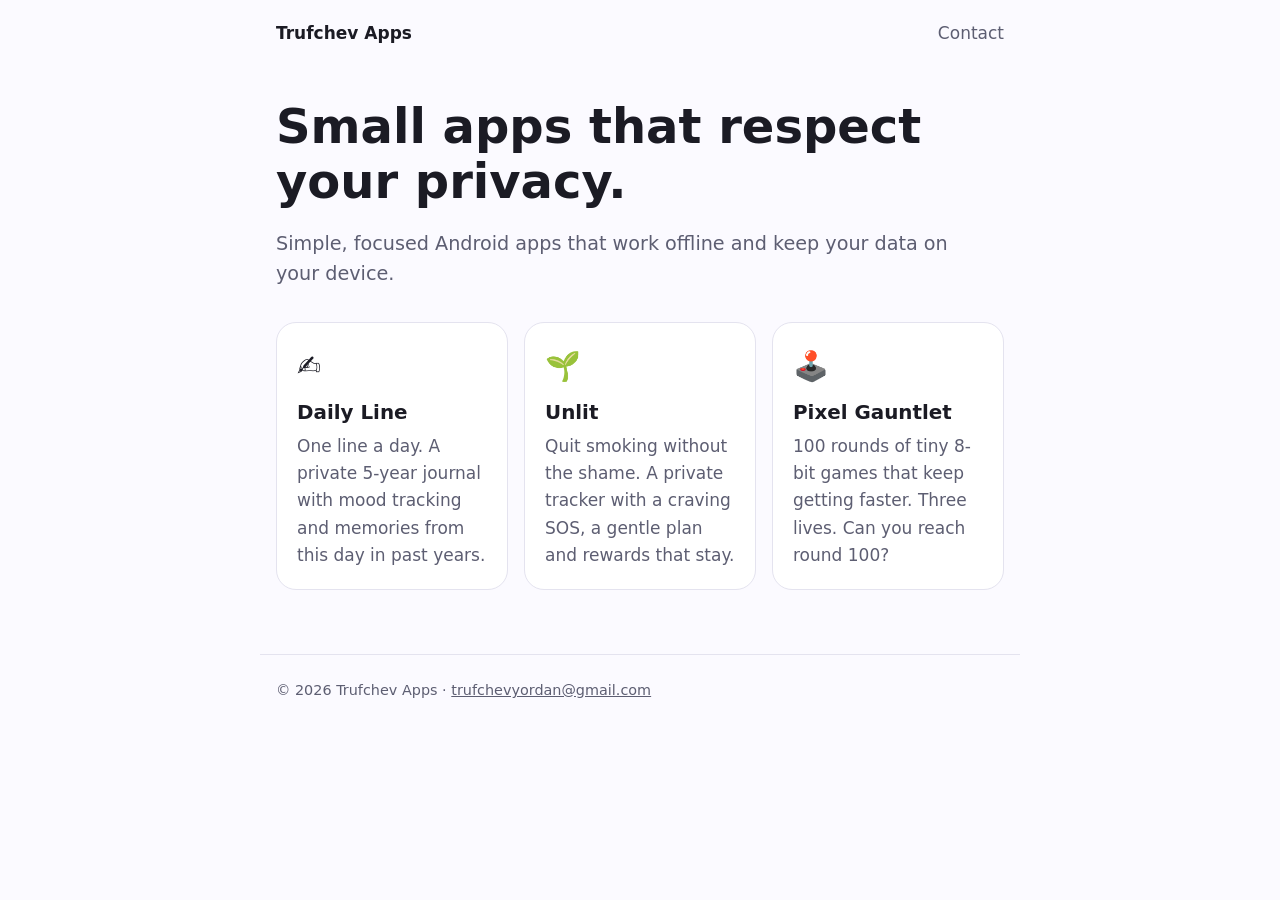
<file: index.html>
<!doctype html>
<html lang="en">
<head>
  <meta charset="utf-8">
  <meta name="viewport" content="width=device-width, initial-scale=1">
  <title>Trufchev Apps</title>
  <meta name="description" content="Small, private, offline-first Android apps.">
  <link rel="stylesheet" href="style.css">
</head>
<body>
  <header>
    <a href="./">Trufchev Apps</a>
    <nav><a href="mailto:trufchevyordan@gmail.com">Contact</a></nav>
  </header>
  <main>
    <h1>Small apps that respect your privacy.</h1>
    <p class="lead">Simple, focused Android apps that work offline and keep your data on your device.</p>

    <div class="cards">
      <a class="card" href="dailyline/">
        <div class="emoji">✍️</div>
        <h3>Daily Line</h3>
        <p>One line a day. A private 5-year journal with mood tracking and memories from this day in past years.</p>
      </a>
      <a class="card" href="unlit/">
        <div class="emoji">🌱</div>
        <h3>Unlit</h3>
        <p>Quit smoking without the shame. A private tracker with a craving SOS, a gentle plan and rewards that stay.</p>
      </a>
      <a class="card" href="pixelgauntlet/">
        <div class="emoji">🕹️</div>
        <h3>Pixel Gauntlet</h3>
        <p>100 rounds of tiny 8-bit games that keep getting faster. Three lives. Can you reach round 100?</p>
      </a>
    </div>
  </main>
  <footer>
    © 2026 Trufchev Apps · <a href="mailto:trufchevyordan@gmail.com">trufchevyordan@gmail.com</a>
  </footer>
</body>
</html>
</file>
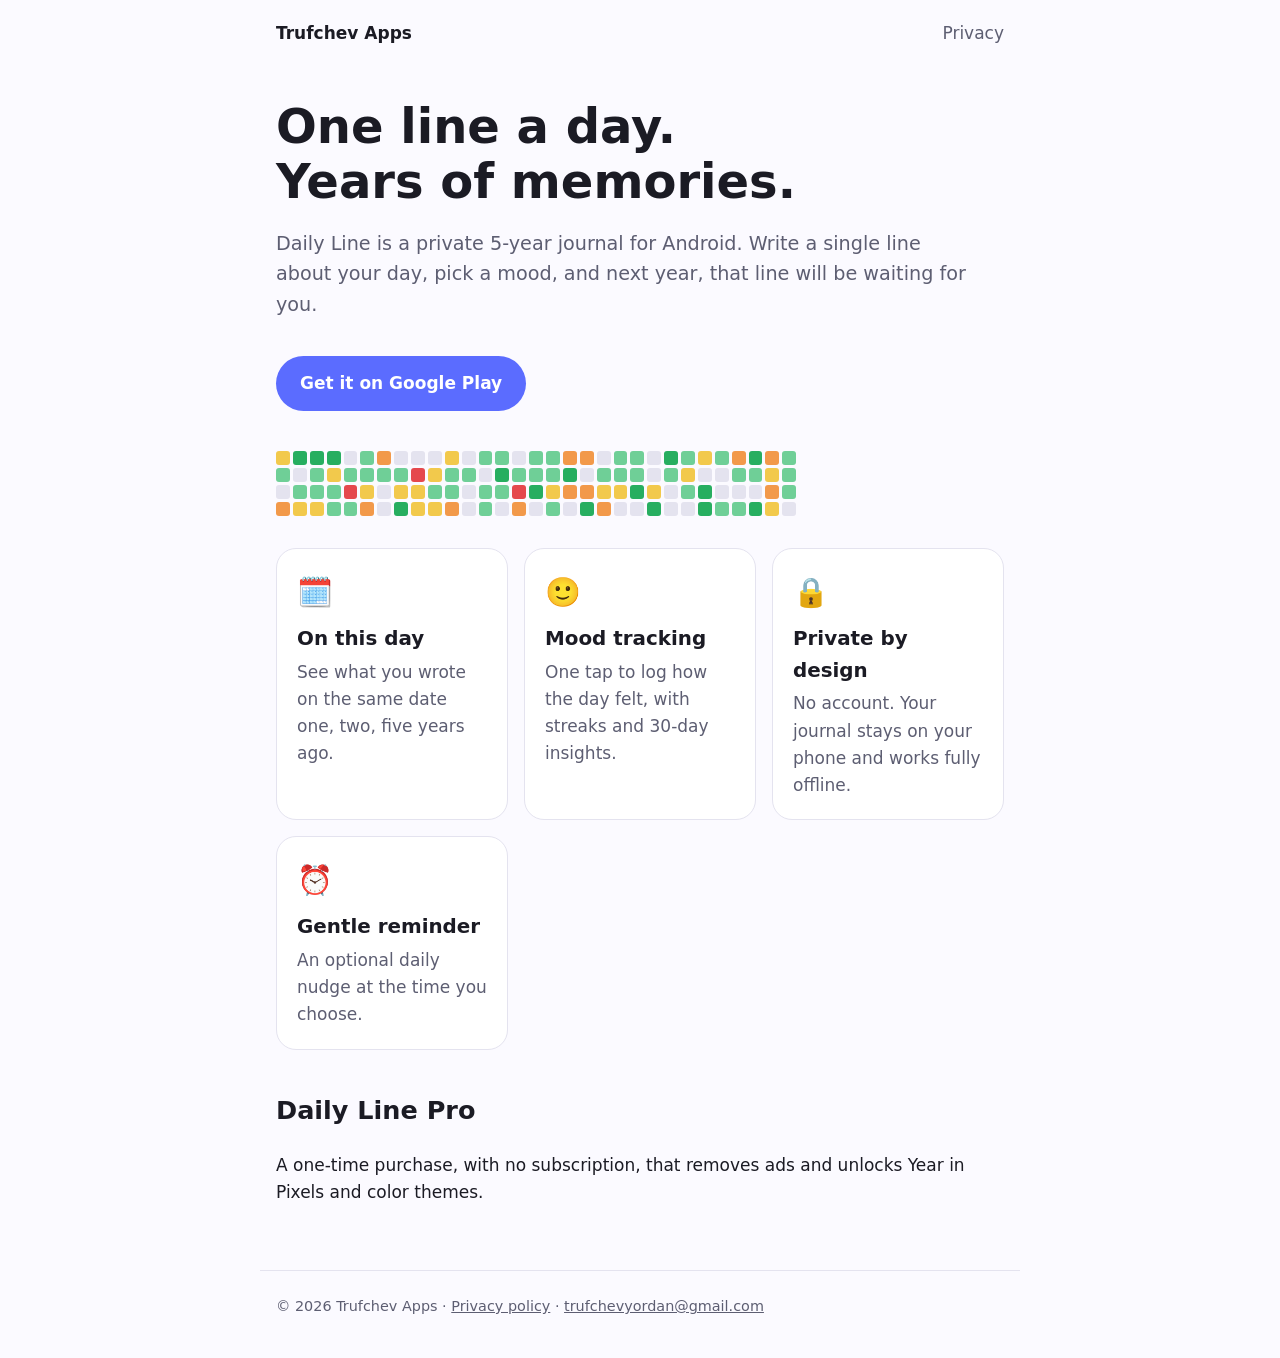
<file: dailyline/index.html>
<!doctype html>
<html lang="en">
<head>
  <meta charset="utf-8">
  <meta name="viewport" content="width=device-width, initial-scale=1">
  <title>Daily Line — One line a day journal</title>
  <meta name="description" content="Daily Line is a private one-line-a-day journal for Android. Write one line, track your mood, and see what you wrote on this day in past years. Works offline.">
  <link rel="stylesheet" href="../style.css">
</head>
<body>
  <header>
    <a href="../">Trufchev Apps</a>
    <nav><a href="privacy.html">Privacy</a></nav>
  </header>
  <main>
    <h1>One line a day.<br>Years of memories.</h1>
    <p class="lead">Daily Line is a private 5-year journal for Android. Write a single line about your day, pick a mood, and next year, that line will be waiting for you.</p>
    <a class="button" href="https://play.google.com/store/apps/details?id=com.trufchev.dailyline">Get it on Google Play</a>

    <div class="pixels" id="pixels" aria-hidden="true"></div>

    <div class="cards">
      <div class="card">
        <div class="emoji">🗓️</div>
        <h3>On this day</h3>
        <p>See what you wrote on the same date one, two, five years ago.</p>
      </div>
      <div class="card">
        <div class="emoji">🙂</div>
        <h3>Mood tracking</h3>
        <p>One tap to log how the day felt, with streaks and 30-day insights.</p>
      </div>
      <div class="card">
        <div class="emoji">🔒</div>
        <h3>Private by design</h3>
        <p>No account. Your journal stays on your phone and works fully offline.</p>
      </div>
      <div class="card">
        <div class="emoji">⏰</div>
        <h3>Gentle reminder</h3>
        <p>An optional daily nudge at the time you choose.</p>
      </div>
    </div>

    <h2>Daily Line Pro</h2>
    <p>A one-time purchase, with no subscription, that removes ads and unlocks Year in Pixels and color themes.</p>
  </main>
  <footer>
    © 2026 Trufchev Apps · <a href="privacy.html">Privacy policy</a> · <a href="mailto:trufchevyordan@gmail.com">trufchevyordan@gmail.com</a>
  </footer>
  <script>
    // Decorative "Year in Pixels" strip.
    const colors = ['#E5484D', '#F2994A', '#F2C94C', '#6FCF97', '#27AE60'];
    const grid = document.getElementById('pixels');
    for (let i = 0; i < 31 * 4; i++) {
      const cell = document.createElement('span');
      if (Math.random() < 0.75) {
        const r = Math.random();
        cell.style.background = colors[r < 0.05 ? 0 : r < 0.15 ? 1 : r < 0.4 ? 2 : r < 0.8 ? 3 : 4];
      }
      grid.appendChild(cell);
    }
  </script>
</body>
</html>
</file>
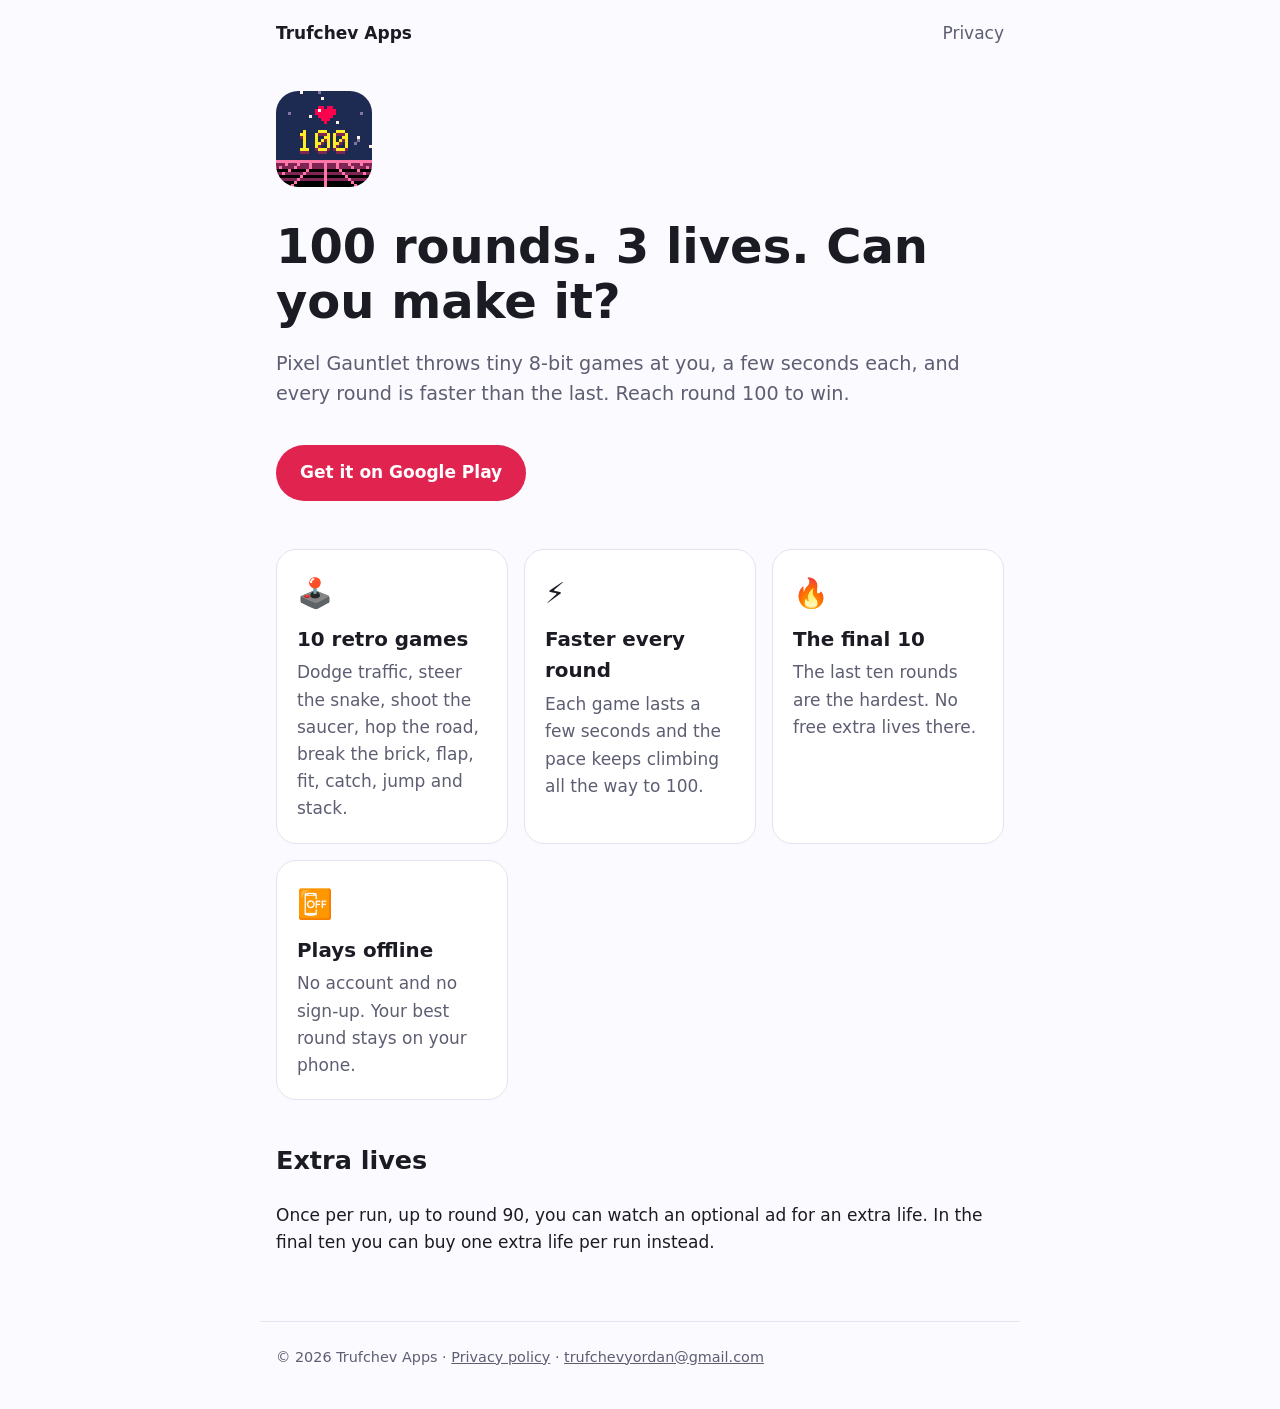
<file: pixelgauntlet/index.html>
<!doctype html>
<html lang="en">
<head>
  <meta charset="utf-8">
  <meta name="viewport" content="width=device-width, initial-scale=1">
  <title>Pixel Gauntlet: 100 Rounds</title>
  <meta name="description" content="Pixel Gauntlet is an 8-bit arcade gauntlet for Android: 100 rounds of tiny retro games that keep getting faster. Three lives. Can you reach round 100?">
  <link rel="icon" href="icon.png">
  <link rel="stylesheet" href="../style.css">
  <style>
    :root { --accent: #e0244f; --accent-soft: #fde3ea; }
    @media (prefers-color-scheme: dark) { :root { --accent: #ff6b8b; --accent-soft: #3a1420; } }
    .app-icon { width: 96px; height: 96px; border-radius: 22px; display: block; margin-top: 24px; image-rendering: pixelated; }
  </style>
</head>
<body>
  <header>
    <a href="../">Trufchev Apps</a>
    <nav><a href="privacy.html">Privacy</a></nav>
  </header>
  <main>
    <img class="app-icon" src="icon.png" alt="Pixel Gauntlet app icon">
    <h1>100 rounds. 3 lives. Can you make it?</h1>
    <p class="lead">Pixel Gauntlet throws tiny 8-bit games at you, a few seconds each, and every round is faster than the last. Reach round 100 to win.</p>
    <a class="button" href="https://play.google.com/store/apps/details?id=com.trufchev.pixelgauntlet">Get it on Google Play</a>

    <div class="cards">
      <div class="card">
        <div class="emoji">🕹️</div>
        <h3>10 retro games</h3>
        <p>Dodge traffic, steer the snake, shoot the saucer, hop the road, break the brick, flap, fit, catch, jump and stack.</p>
      </div>
      <div class="card">
        <div class="emoji">⚡</div>
        <h3>Faster every round</h3>
        <p>Each game lasts a few seconds and the pace keeps climbing all the way to 100.</p>
      </div>
      <div class="card">
        <div class="emoji">🔥</div>
        <h3>The final 10</h3>
        <p>The last ten rounds are the hardest. No free extra lives there.</p>
      </div>
      <div class="card">
        <div class="emoji">📴</div>
        <h3>Plays offline</h3>
        <p>No account and no sign-up. Your best round stays on your phone.</p>
      </div>
    </div>

    <h2>Extra lives</h2>
    <p>Once per run, up to round 90, you can watch an optional ad for an extra life. In the final ten you can buy one extra life per run instead.</p>
  </main>
  <footer>
    © 2026 Trufchev Apps · <a href="privacy.html">Privacy policy</a> · <a href="mailto:trufchevyordan@gmail.com">trufchevyordan@gmail.com</a>
  </footer>
</body>
</html>
</file>
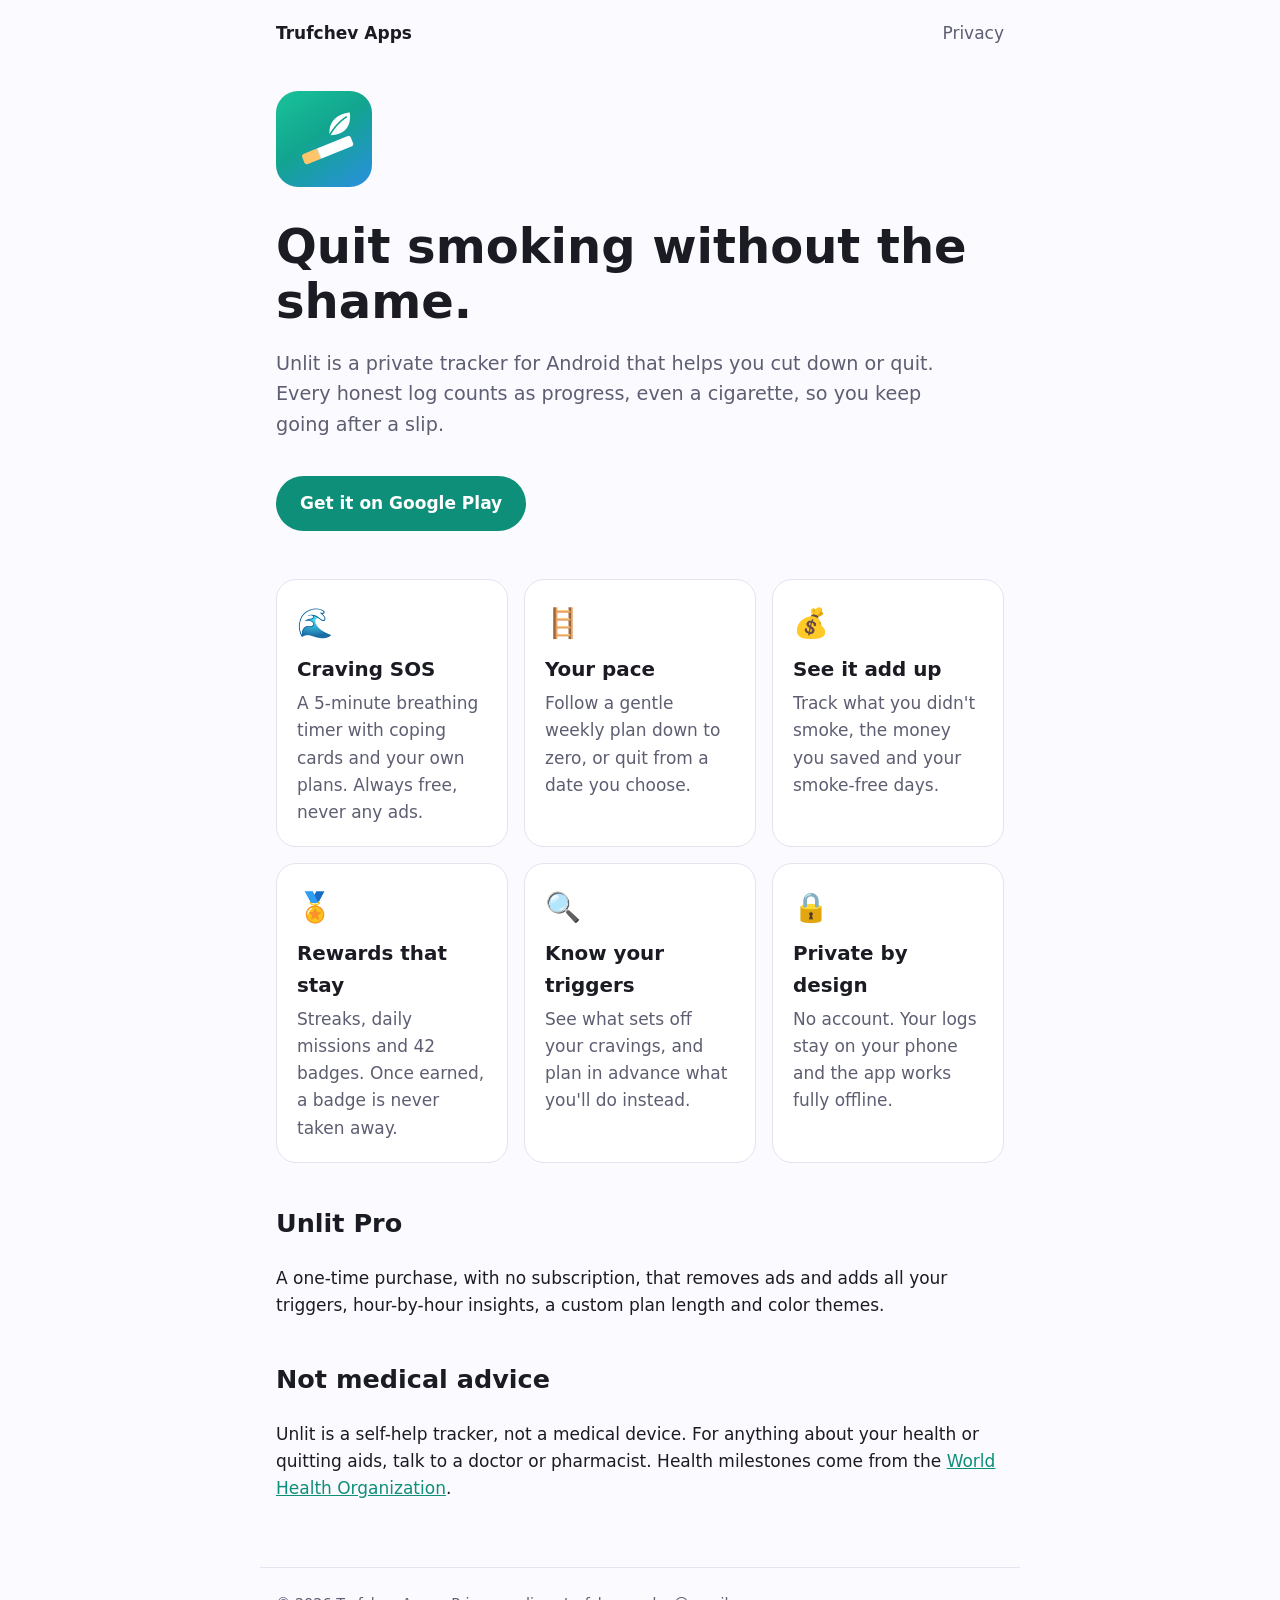
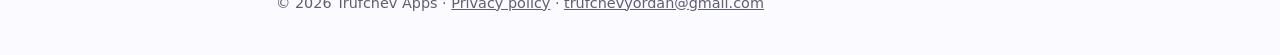
<file: unlit/index.html>
<!doctype html>
<html lang="en">
<head>
  <meta charset="utf-8">
  <meta name="viewport" content="width=device-width, initial-scale=1">
  <title>Unlit: Quit Smoking Tracker</title>
  <meta name="description" content="Unlit is a private, shame-free quit smoking tracker for Android. Cut down or quit now, beat cravings with a breathing SOS, and watch your money and health add up. Works offline.">
  <link rel="icon" href="icon.png">
  <link rel="stylesheet" href="../style.css">
  <style>
    :root { --accent: #0e8f7a; --accent-soft: #d8f5ec; }
    @media (prefers-color-scheme: dark) { :root { --accent: #4fd8b6; --accent-soft: #123a33; } }
    .app-icon { width: 96px; height: 96px; border-radius: 22px; display: block; margin-top: 24px; }
  </style>
</head>
<body>
  <header>
    <a href="../">Trufchev Apps</a>
    <nav><a href="privacy.html">Privacy</a></nav>
  </header>
  <main>
    <img class="app-icon" src="icon.png" alt="Unlit app icon">
    <h1>Quit smoking without the shame.</h1>
    <p class="lead">Unlit is a private tracker for Android that helps you cut down or quit. Every honest log counts as progress, even a cigarette, so you keep going after a slip.</p>
    <a class="button" href="https://play.google.com/store/apps/details?id=com.trufchev.unlit">Get it on Google Play</a>

    <div class="cards">
      <div class="card">
        <div class="emoji">🌊</div>
        <h3>Craving SOS</h3>
        <p>A 5-minute breathing timer with coping cards and your own plans. Always free, never any ads.</p>
      </div>
      <div class="card">
        <div class="emoji">🪜</div>
        <h3>Your pace</h3>
        <p>Follow a gentle weekly plan down to zero, or quit from a date you choose.</p>
      </div>
      <div class="card">
        <div class="emoji">💰</div>
        <h3>See it add up</h3>
        <p>Track what you didn't smoke, the money you saved and your smoke-free days.</p>
      </div>
      <div class="card">
        <div class="emoji">🏅</div>
        <h3>Rewards that stay</h3>
        <p>Streaks, daily missions and 42 badges. Once earned, a badge is never taken away.</p>
      </div>
      <div class="card">
        <div class="emoji">🔍</div>
        <h3>Know your triggers</h3>
        <p>See what sets off your cravings, and plan in advance what you'll do instead.</p>
      </div>
      <div class="card">
        <div class="emoji">🔒</div>
        <h3>Private by design</h3>
        <p>No account. Your logs stay on your phone and the app works fully offline.</p>
      </div>
    </div>

    <h2>Unlit Pro</h2>
    <p>A one-time purchase, with no subscription, that removes ads and adds all your triggers, hour-by-hour insights, a custom plan length and color themes.</p>

    <h2>Not medical advice</h2>
    <p>Unlit is a self-help tracker, not a medical device. For anything about your health or quitting aids, talk to a doctor or pharmacist. Health milestones come from the <a href="https://www.who.int/news-room/questions-and-answers/item/tobacco-health-benefits-of-smoking-cessation">World Health Organization</a>.</p>
  </main>
  <footer>
    © 2026 Trufchev Apps · <a href="privacy.html">Privacy policy</a> · <a href="mailto:trufchevyordan@gmail.com">trufchevyordan@gmail.com</a>
  </footer>
</body>
</html>
</file>
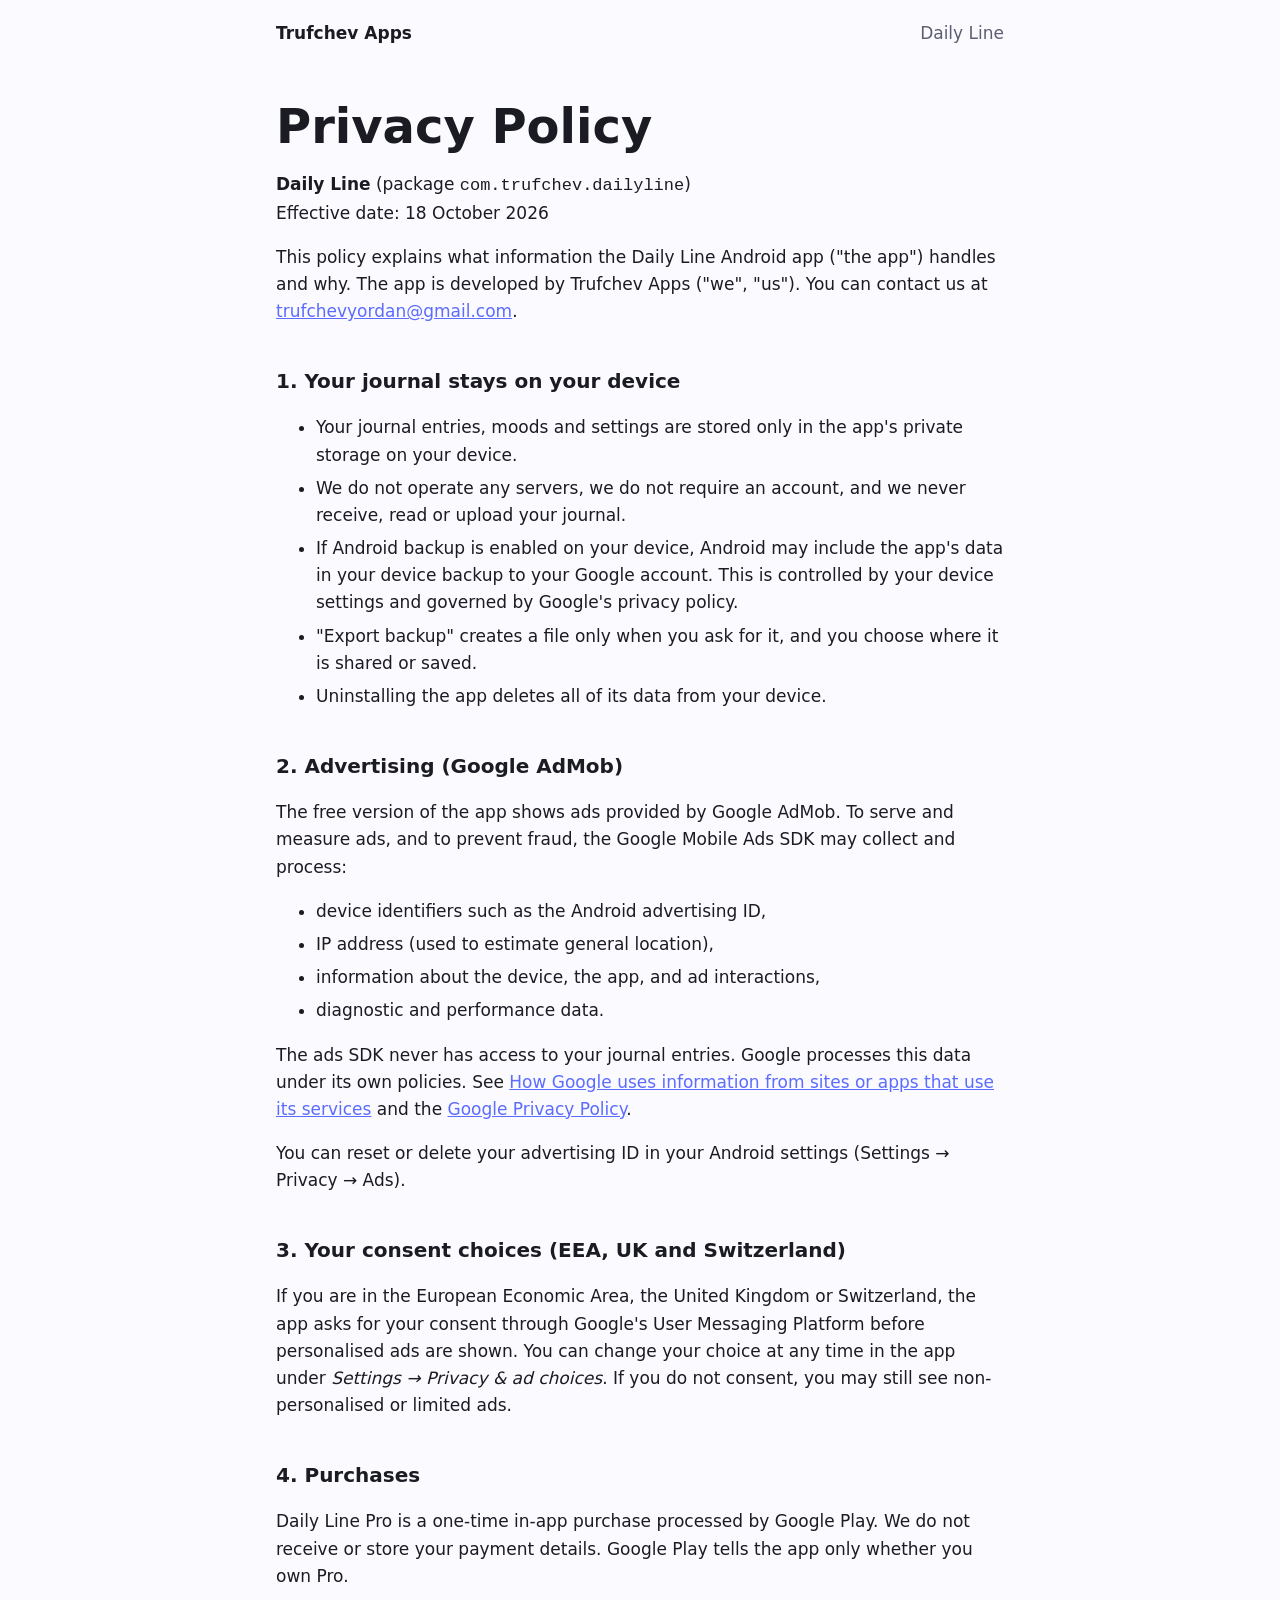
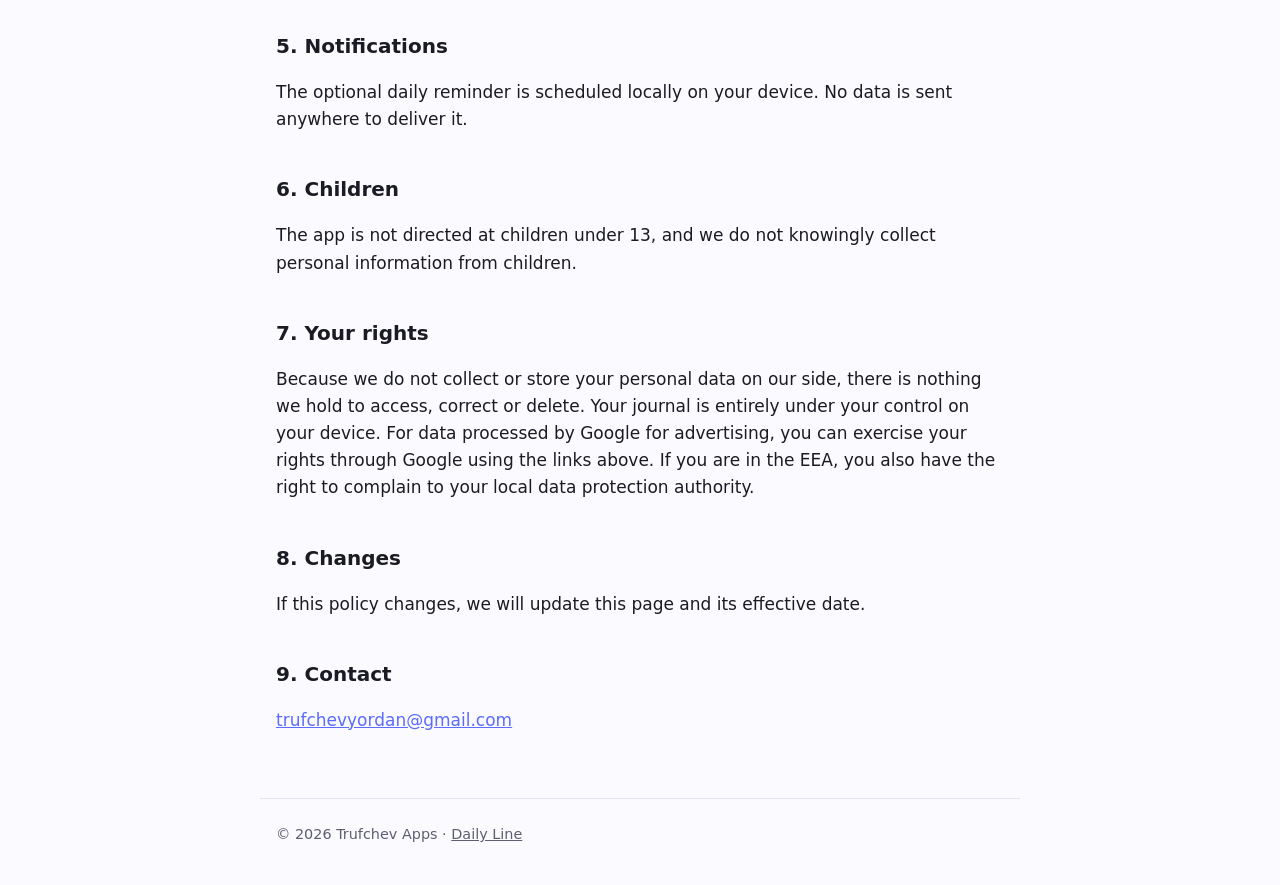
<file: dailyline/privacy.html>
<!doctype html>
<html lang="en">
<head>
  <meta charset="utf-8">
  <meta name="viewport" content="width=device-width, initial-scale=1">
  <title>Daily Line Privacy Policy</title>
  <meta name="description" content="Privacy policy for the Daily Line Android app.">
  <link rel="stylesheet" href="../style.css">
</head>
<body>
  <header>
    <a href="../">Trufchev Apps</a>
    <nav><a href="./">Daily Line</a></nav>
  </header>
  <main class="policy">
    <h1>Privacy Policy</h1>
    <p><strong>Daily Line</strong> (package <code>com.trufchev.dailyline</code>)<br>
    Effective date: 18 October 2026</p>

    <p>This policy explains what information the Daily Line Android app ("the app") handles and why. The app is developed by Trufchev Apps ("we", "us"). You can contact us at <a href="mailto:trufchevyordan@gmail.com">trufchevyordan@gmail.com</a>.</p>

    <h2>1. Your journal stays on your device</h2>
    <ul>
      <li>Your journal entries, moods and settings are stored only in the app's private storage on your device.</li>
      <li>We do not operate any servers, we do not require an account, and we never receive, read or upload your journal.</li>
      <li>If Android backup is enabled on your device, Android may include the app's data in your device backup to your Google account. This is controlled by your device settings and governed by Google's privacy policy.</li>
      <li>"Export backup" creates a file only when you ask for it, and you choose where it is shared or saved.</li>
      <li>Uninstalling the app deletes all of its data from your device.</li>
    </ul>

    <h2>2. Advertising (Google AdMob)</h2>
    <p>The free version of the app shows ads provided by Google AdMob. To serve and measure ads, and to prevent fraud, the Google Mobile Ads SDK may collect and process:</p>
    <ul>
      <li>device identifiers such as the Android advertising ID,</li>
      <li>IP address (used to estimate general location),</li>
      <li>information about the device, the app, and ad interactions,</li>
      <li>diagnostic and performance data.</li>
    </ul>
    <p>The ads SDK never has access to your journal entries. Google processes this data under its own policies. See <a href="https://policies.google.com/technologies/partner-sites">How Google uses information from sites or apps that use its services</a> and the <a href="https://policies.google.com/privacy">Google Privacy Policy</a>.</p>
    <p>You can reset or delete your advertising ID in your Android settings (Settings → Privacy → Ads).</p>

    <h2>3. Your consent choices (EEA, UK and Switzerland)</h2>
    <p>If you are in the European Economic Area, the United Kingdom or Switzerland, the app asks for your consent through Google's User Messaging Platform before personalised ads are shown. You can change your choice at any time in the app under <em>Settings → Privacy &amp; ad choices</em>. If you do not consent, you may still see non-personalised or limited ads.</p>

    <h2>4. Purchases</h2>
    <p>Daily Line Pro is a one-time in-app purchase processed by Google Play. We do not receive or store your payment details. Google Play tells the app only whether you own Pro.</p>

    <h2>5. Notifications</h2>
    <p>The optional daily reminder is scheduled locally on your device. No data is sent anywhere to deliver it.</p>

    <h2>6. Children</h2>
    <p>The app is not directed at children under 13, and we do not knowingly collect personal information from children.</p>

    <h2>7. Your rights</h2>
    <p>Because we do not collect or store your personal data on our side, there is nothing we hold to access, correct or delete. Your journal is entirely under your control on your device. For data processed by Google for advertising, you can exercise your rights through Google using the links above. If you are in the EEA, you also have the right to complain to your local data protection authority.</p>

    <h2>8. Changes</h2>
    <p>If this policy changes, we will update this page and its effective date.</p>

    <h2>9. Contact</h2>
    <p><a href="mailto:trufchevyordan@gmail.com">trufchevyordan@gmail.com</a></p>
  </main>
  <footer>
    © 2026 Trufchev Apps · <a href="./">Daily Line</a>
  </footer>
</body>
</html>
</file>
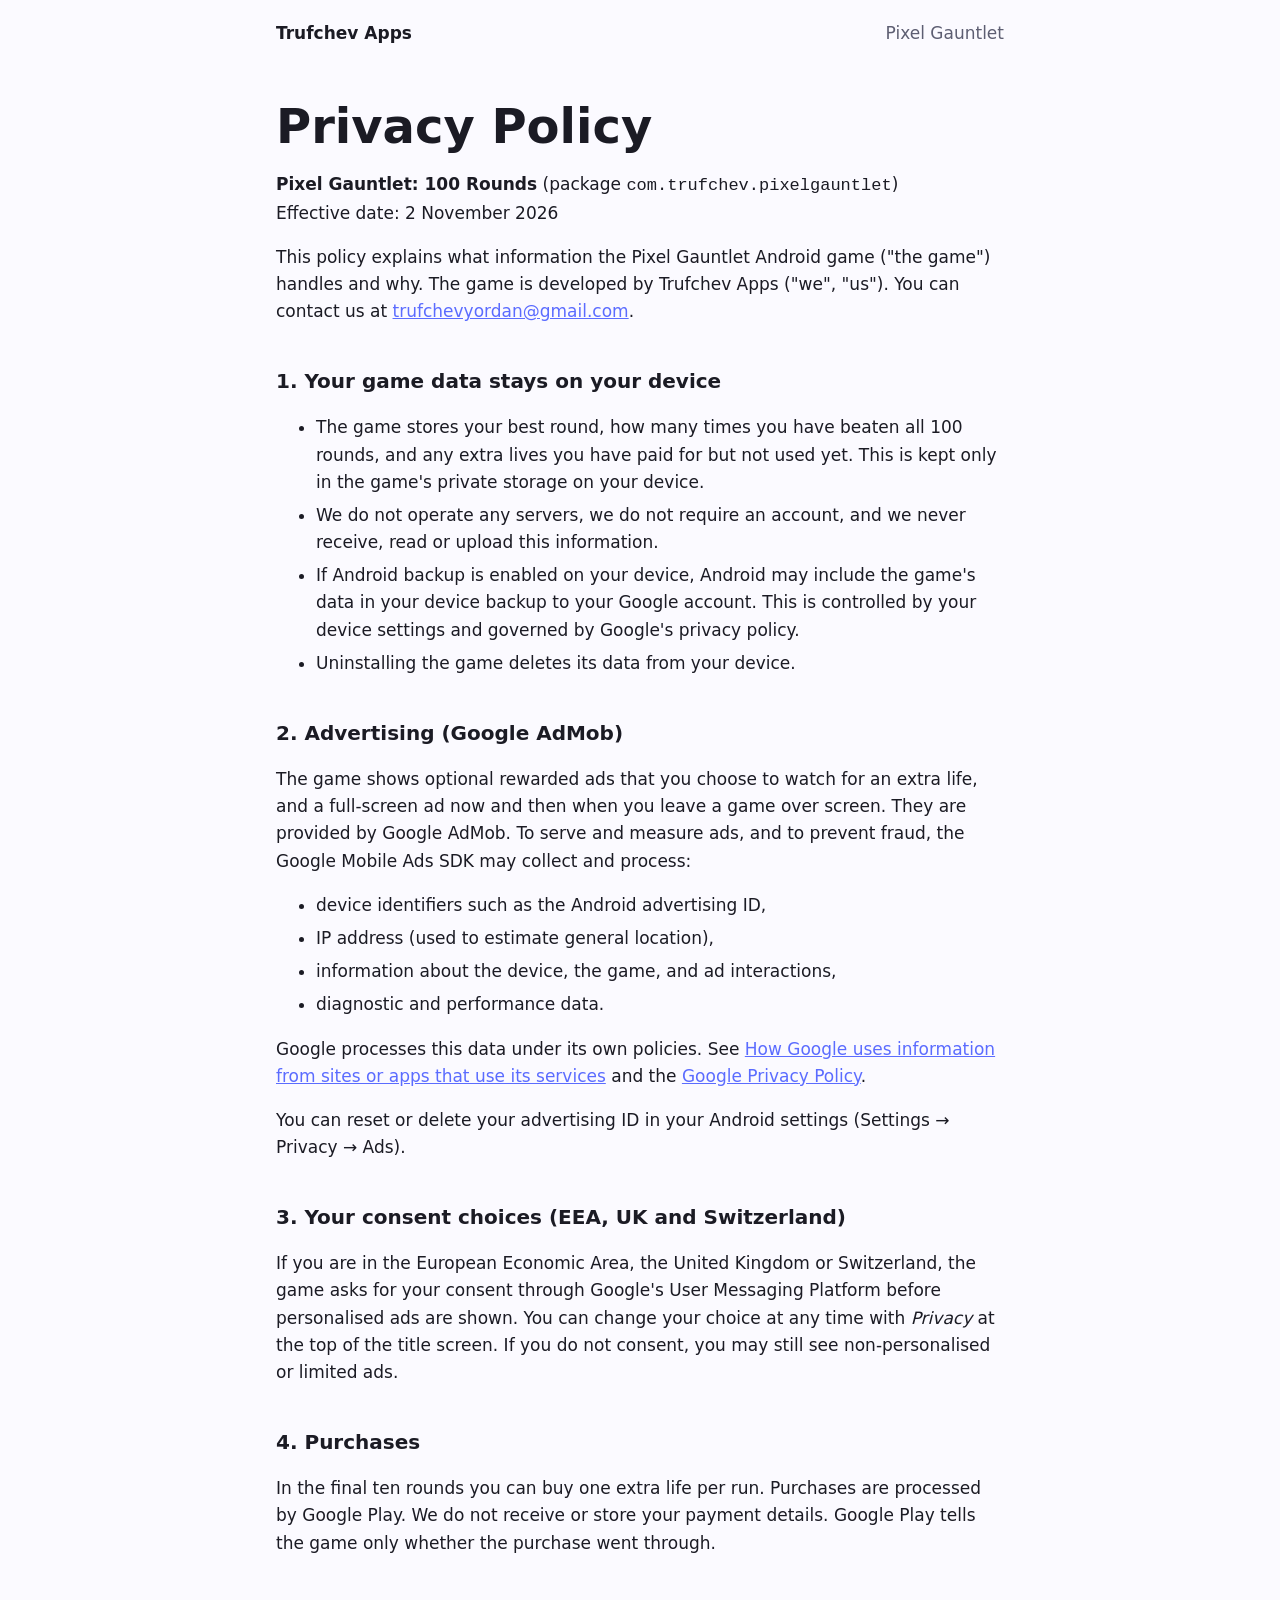
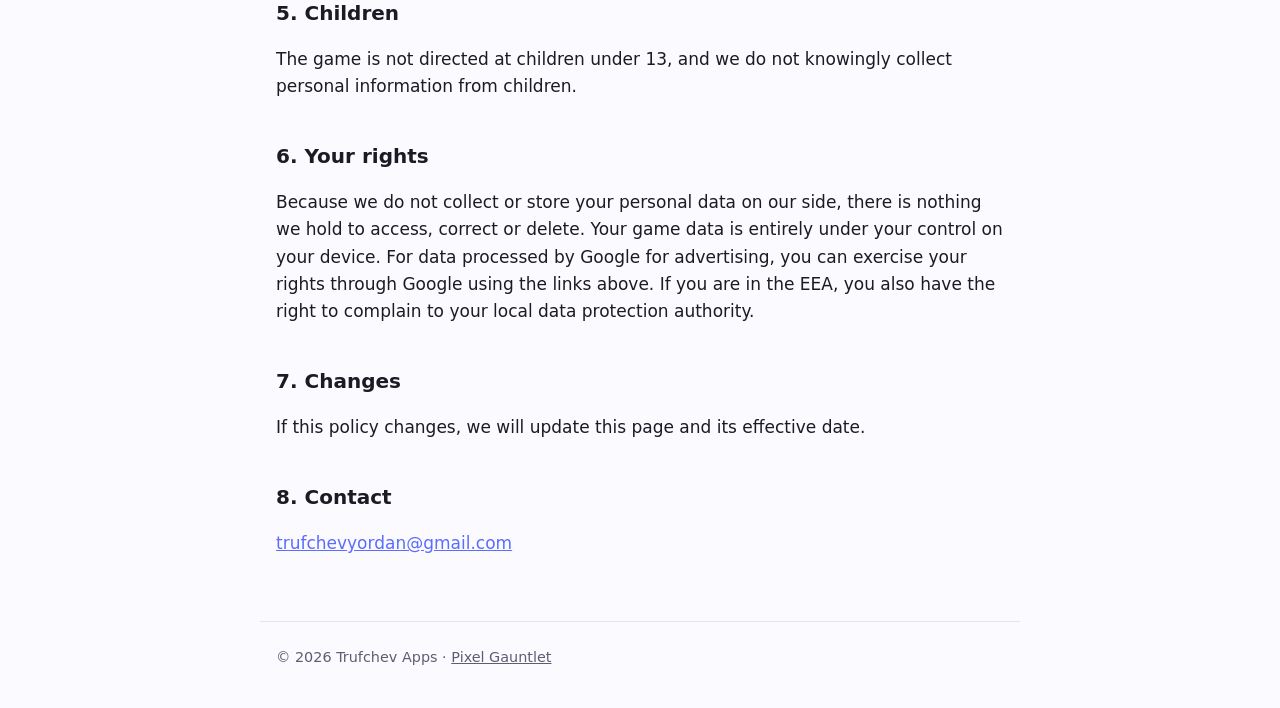
<file: pixelgauntlet/privacy.html>
<!doctype html>
<html lang="en">
<head>
  <meta charset="utf-8">
  <meta name="viewport" content="width=device-width, initial-scale=1">
  <title>Pixel Gauntlet Privacy Policy</title>
  <meta name="description" content="Privacy policy for the Pixel Gauntlet Android game.">
  <link rel="stylesheet" href="../style.css">
</head>
<body>
  <header>
    <a href="../">Trufchev Apps</a>
    <nav><a href="./">Pixel Gauntlet</a></nav>
  </header>
  <main class="policy">
    <h1>Privacy Policy</h1>
    <p><strong>Pixel Gauntlet: 100 Rounds</strong> (package <code>com.trufchev.pixelgauntlet</code>)<br>
    Effective date: 2 November 2026</p>

    <p>This policy explains what information the Pixel Gauntlet Android game ("the game") handles and why. The game is developed by Trufchev Apps ("we", "us"). You can contact us at <a href="mailto:trufchevyordan@gmail.com">trufchevyordan@gmail.com</a>.</p>

    <h2>1. Your game data stays on your device</h2>
    <ul>
      <li>The game stores your best round, how many times you have beaten all 100 rounds, and any extra lives you have paid for but not used yet. This is kept only in the game's private storage on your device.</li>
      <li>We do not operate any servers, we do not require an account, and we never receive, read or upload this information.</li>
      <li>If Android backup is enabled on your device, Android may include the game's data in your device backup to your Google account. This is controlled by your device settings and governed by Google's privacy policy.</li>
      <li>Uninstalling the game deletes its data from your device.</li>
    </ul>

    <h2>2. Advertising (Google AdMob)</h2>
    <p>The game shows optional rewarded ads that you choose to watch for an extra life, and a full-screen ad now and then when you leave a game over screen. They are provided by Google AdMob. To serve and measure ads, and to prevent fraud, the Google Mobile Ads SDK may collect and process:</p>
    <ul>
      <li>device identifiers such as the Android advertising ID,</li>
      <li>IP address (used to estimate general location),</li>
      <li>information about the device, the game, and ad interactions,</li>
      <li>diagnostic and performance data.</li>
    </ul>
    <p>Google processes this data under its own policies. See <a href="https://policies.google.com/technologies/partner-sites">How Google uses information from sites or apps that use its services</a> and the <a href="https://policies.google.com/privacy">Google Privacy Policy</a>.</p>
    <p>You can reset or delete your advertising ID in your Android settings (Settings → Privacy → Ads).</p>

    <h2>3. Your consent choices (EEA, UK and Switzerland)</h2>
    <p>If you are in the European Economic Area, the United Kingdom or Switzerland, the game asks for your consent through Google's User Messaging Platform before personalised ads are shown. You can change your choice at any time with <em>Privacy</em> at the top of the title screen. If you do not consent, you may still see non-personalised or limited ads.</p>

    <h2>4. Purchases</h2>
    <p>In the final ten rounds you can buy one extra life per run. Purchases are processed by Google Play. We do not receive or store your payment details. Google Play tells the game only whether the purchase went through.</p>

    <h2>5. Children</h2>
    <p>The game is not directed at children under 13, and we do not knowingly collect personal information from children.</p>

    <h2>6. Your rights</h2>
    <p>Because we do not collect or store your personal data on our side, there is nothing we hold to access, correct or delete. Your game data is entirely under your control on your device. For data processed by Google for advertising, you can exercise your rights through Google using the links above. If you are in the EEA, you also have the right to complain to your local data protection authority.</p>

    <h2>7. Changes</h2>
    <p>If this policy changes, we will update this page and its effective date.</p>

    <h2>8. Contact</h2>
    <p><a href="mailto:trufchevyordan@gmail.com">trufchevyordan@gmail.com</a></p>
  </main>
  <footer>
    © 2026 Trufchev Apps · <a href="./">Pixel Gauntlet</a>
  </footer>
</body>
</html>
</file>
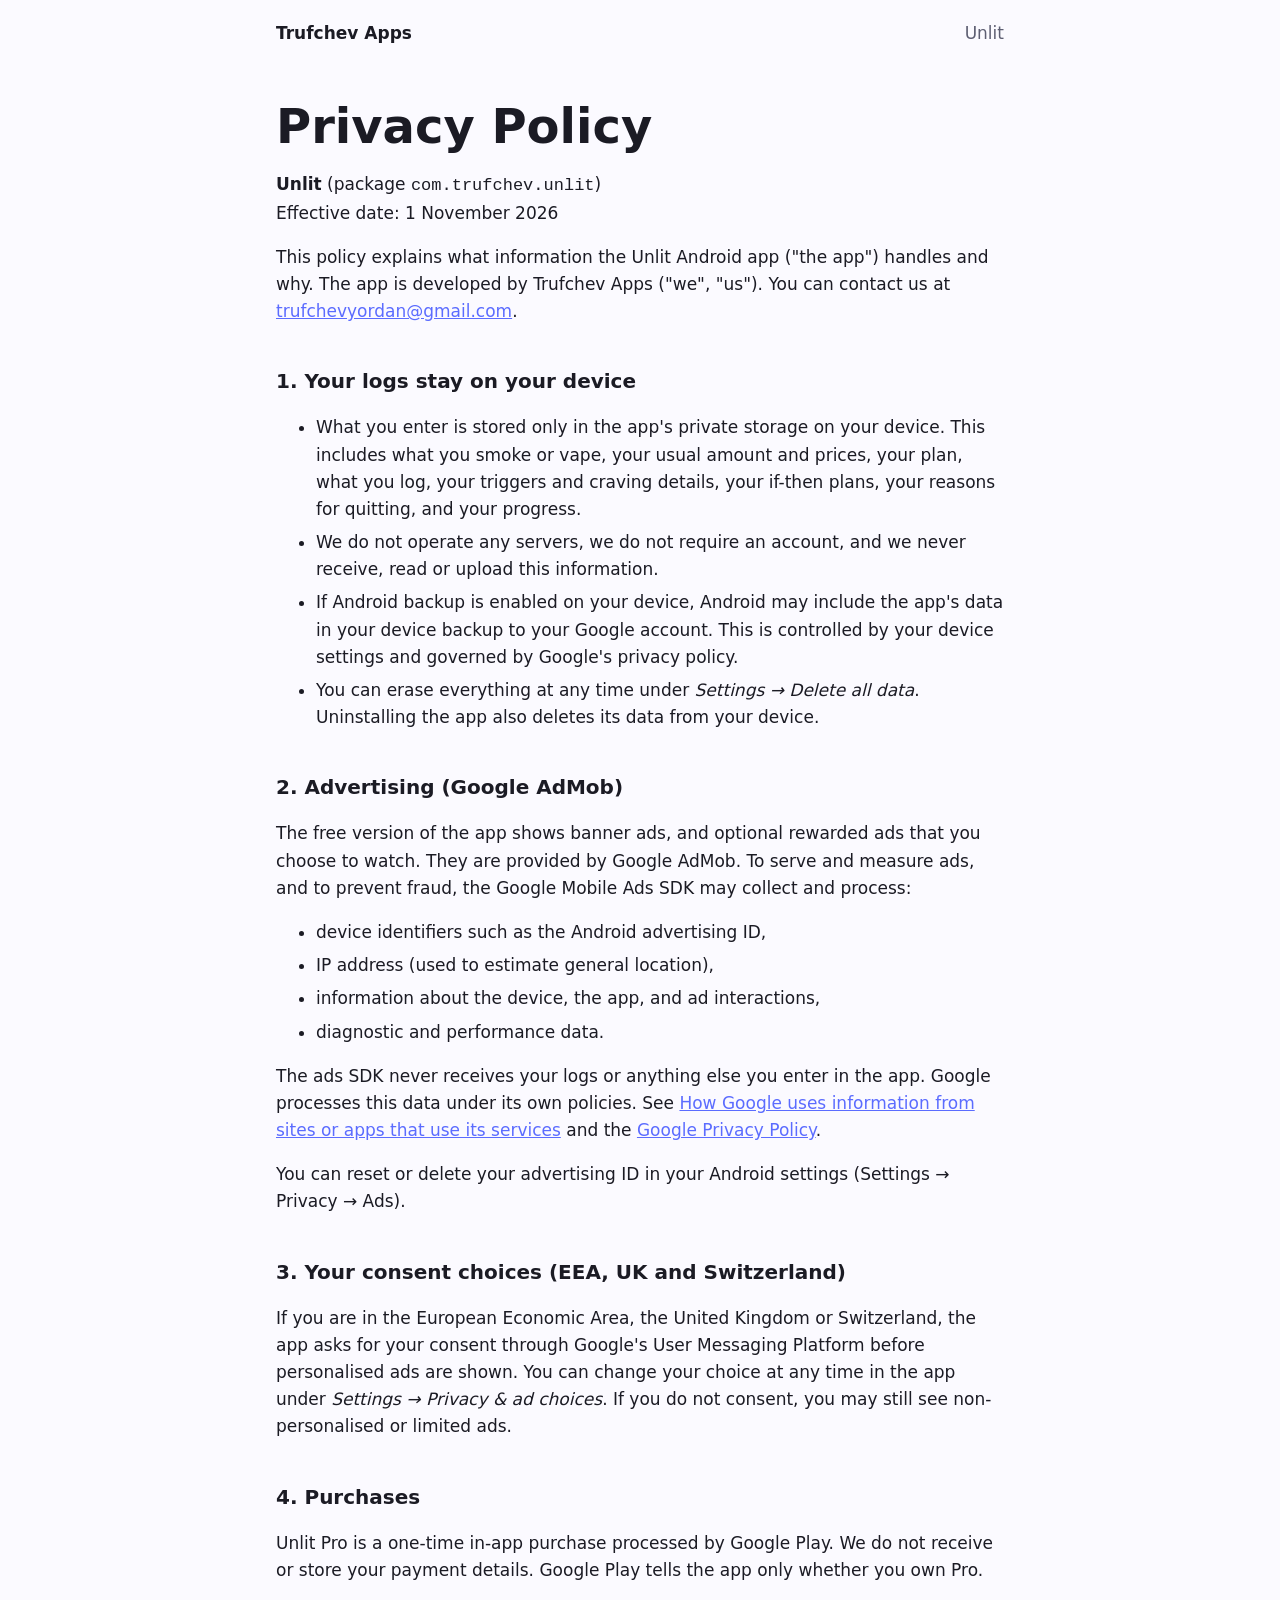
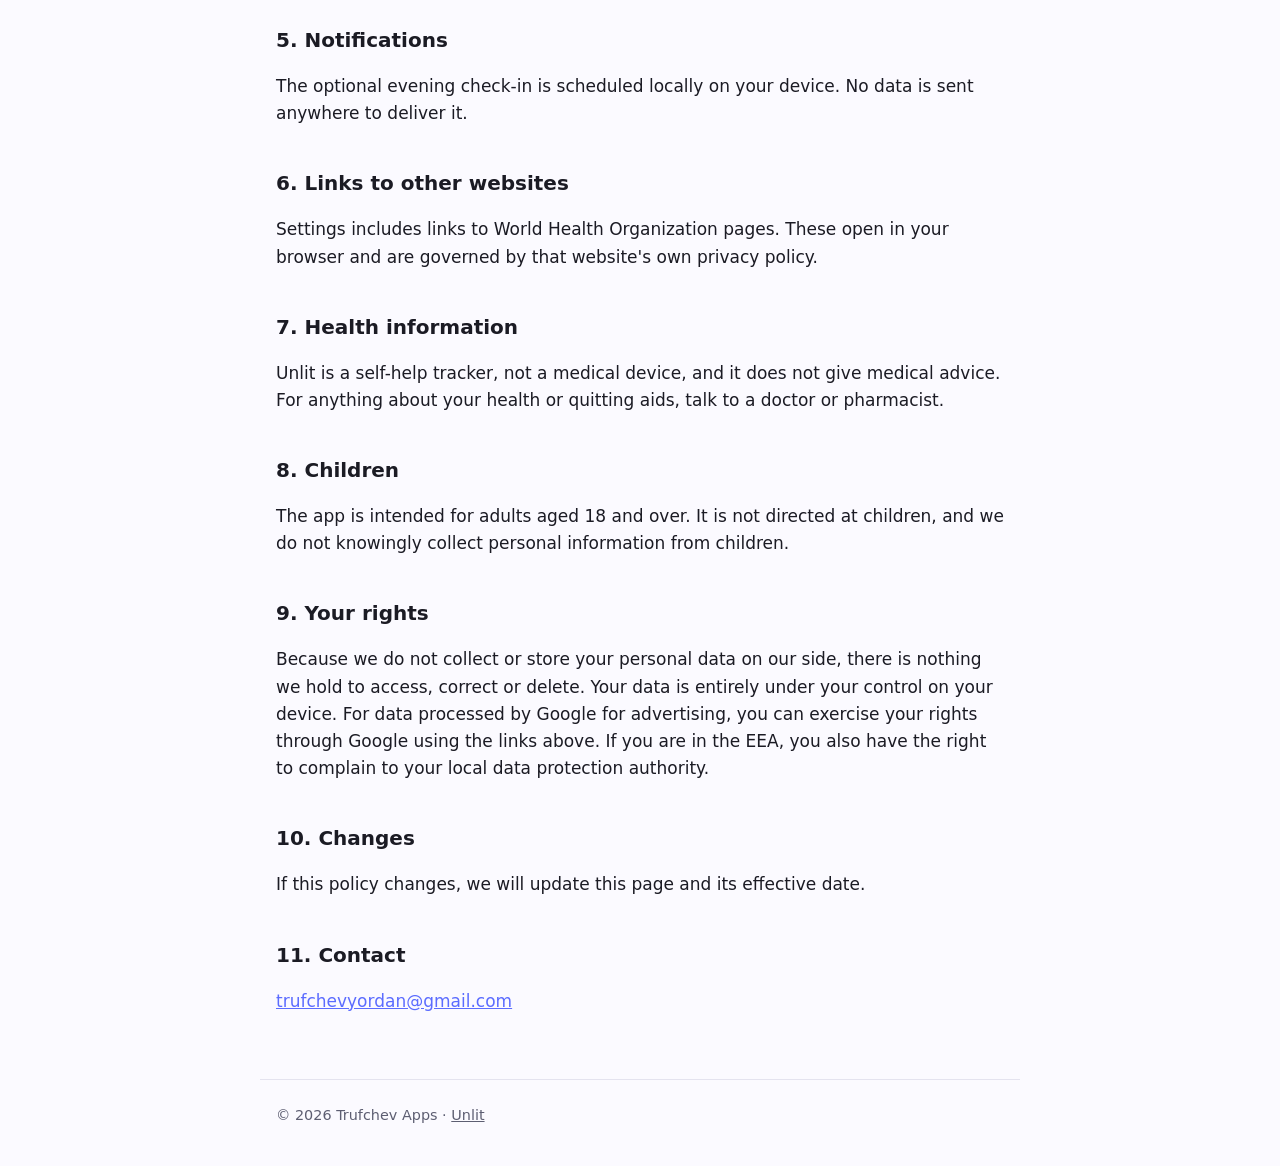
<file: unlit/privacy.html>
<!doctype html>
<html lang="en">
<head>
  <meta charset="utf-8">
  <meta name="viewport" content="width=device-width, initial-scale=1">
  <title>Unlit Privacy Policy</title>
  <meta name="description" content="Privacy policy for the Unlit Android app.">
  <link rel="stylesheet" href="../style.css">
</head>
<body>
  <header>
    <a href="../">Trufchev Apps</a>
    <nav><a href="./">Unlit</a></nav>
  </header>
  <main class="policy">
    <h1>Privacy Policy</h1>
    <p><strong>Unlit</strong> (package <code>com.trufchev.unlit</code>)<br>
    Effective date: 1 November 2026</p>

    <p>This policy explains what information the Unlit Android app ("the app") handles and why. The app is developed by Trufchev Apps ("we", "us"). You can contact us at <a href="mailto:trufchevyordan@gmail.com">trufchevyordan@gmail.com</a>.</p>

    <h2>1. Your logs stay on your device</h2>
    <ul>
      <li>What you enter is stored only in the app's private storage on your device. This includes what you smoke or vape, your usual amount and prices, your plan, what you log, your triggers and craving details, your if-then plans, your reasons for quitting, and your progress.</li>
      <li>We do not operate any servers, we do not require an account, and we never receive, read or upload this information.</li>
      <li>If Android backup is enabled on your device, Android may include the app's data in your device backup to your Google account. This is controlled by your device settings and governed by Google's privacy policy.</li>
      <li>You can erase everything at any time under <em>Settings → Delete all data</em>. Uninstalling the app also deletes its data from your device.</li>
    </ul>

    <h2>2. Advertising (Google AdMob)</h2>
    <p>The free version of the app shows banner ads, and optional rewarded ads that you choose to watch. They are provided by Google AdMob. To serve and measure ads, and to prevent fraud, the Google Mobile Ads SDK may collect and process:</p>
    <ul>
      <li>device identifiers such as the Android advertising ID,</li>
      <li>IP address (used to estimate general location),</li>
      <li>information about the device, the app, and ad interactions,</li>
      <li>diagnostic and performance data.</li>
    </ul>
    <p>The ads SDK never receives your logs or anything else you enter in the app. Google processes this data under its own policies. See <a href="https://policies.google.com/technologies/partner-sites">How Google uses information from sites or apps that use its services</a> and the <a href="https://policies.google.com/privacy">Google Privacy Policy</a>.</p>
    <p>You can reset or delete your advertising ID in your Android settings (Settings → Privacy → Ads).</p>

    <h2>3. Your consent choices (EEA, UK and Switzerland)</h2>
    <p>If you are in the European Economic Area, the United Kingdom or Switzerland, the app asks for your consent through Google's User Messaging Platform before personalised ads are shown. You can change your choice at any time in the app under <em>Settings → Privacy &amp; ad choices</em>. If you do not consent, you may still see non-personalised or limited ads.</p>

    <h2>4. Purchases</h2>
    <p>Unlit Pro is a one-time in-app purchase processed by Google Play. We do not receive or store your payment details. Google Play tells the app only whether you own Pro.</p>

    <h2>5. Notifications</h2>
    <p>The optional evening check-in is scheduled locally on your device. No data is sent anywhere to deliver it.</p>

    <h2>6. Links to other websites</h2>
    <p>Settings includes links to World Health Organization pages. These open in your browser and are governed by that website's own privacy policy.</p>

    <h2>7. Health information</h2>
    <p>Unlit is a self-help tracker, not a medical device, and it does not give medical advice. For anything about your health or quitting aids, talk to a doctor or pharmacist.</p>

    <h2>8. Children</h2>
    <p>The app is intended for adults aged 18 and over. It is not directed at children, and we do not knowingly collect personal information from children.</p>

    <h2>9. Your rights</h2>
    <p>Because we do not collect or store your personal data on our side, there is nothing we hold to access, correct or delete. Your data is entirely under your control on your device. For data processed by Google for advertising, you can exercise your rights through Google using the links above. If you are in the EEA, you also have the right to complain to your local data protection authority.</p>

    <h2>10. Changes</h2>
    <p>If this policy changes, we will update this page and its effective date.</p>

    <h2>11. Contact</h2>
    <p><a href="mailto:trufchevyordan@gmail.com">trufchevyordan@gmail.com</a></p>
  </main>
  <footer>
    © 2026 Trufchev Apps · <a href="./">Unlit</a>
  </footer>
</body>
</html>
</file>
<file: style.css>
:root {
  --bg: #fbfaff;
  --surface: #ffffff;
  --text: #1b1b24;
  --muted: #5d5e72;
  --accent: #5b6cff;
  --accent-soft: #e8eaff;
  --border: #e4e3ef;
  --radius: 20px;
}

@media (prefers-color-scheme: dark) {
  :root {
    --bg: #121218;
    --surface: #1c1c25;
    --text: #ececf4;
    --muted: #a5a6bb;
    --accent: #9aa5ff;
    --accent-soft: #262a4d;
    --border: #2c2c3a;
  }
}

* { box-sizing: border-box; }

body {
  margin: 0;
  background: var(--bg);
  color: var(--text);
  font: 17px/1.6 system-ui, -apple-system, "Segoe UI", Roboto, sans-serif;
}

main, header, footer {
  max-width: 760px;
  margin: 0 auto;
  padding: 0 16px;
}

header {
  display: flex;
  align-items: center;
  justify-content: space-between;
  padding-top: 20px;
  padding-bottom: 20px;
}

header a { color: var(--text); text-decoration: none; font-weight: 700; }
nav a { color: var(--muted); margin-left: 16px; font-weight: 500; }

a { color: var(--accent); }

h1 { font-size: clamp(2rem, 6vw, 3rem); line-height: 1.15; margin: 32px 0 12px; }
h2 { margin-top: 40px; }
.lead { font-size: 1.2rem; color: var(--muted); max-width: 36em; }

.button {
  display: inline-block;
  background: var(--accent);
  color: #fff;
  padding: 14px 24px;
  border-radius: 999px;
  text-decoration: none;
  font-weight: 600;
  margin: 16px 0;
}
@media (prefers-color-scheme: dark) { .button { color: #121218; } }

.cards {
  display: grid;
  grid-template-columns: repeat(auto-fit, minmax(220px, 1fr));
  gap: 16px;
  margin: 32px 0;
}

.card {
  background: var(--surface);
  border: 1px solid var(--border);
  border-radius: var(--radius);
  padding: 20px;
}
.card h3 { margin: 8px 0 4px; }
.card p { margin: 0; color: var(--muted); }
.emoji { font-size: 1.8rem; }

a.card { color: inherit; text-decoration: none; display: block; }
a.card:hover { border-color: var(--accent); }

.pixels {
  display: grid;
  grid-template-columns: repeat(31, 1fr);
  gap: 3px;
  max-width: 520px;
  margin: 24px 0;
}
.pixels span { aspect-ratio: 1; border-radius: 3px; background: var(--border); }

.policy h2 { font-size: 1.25rem; }
.policy li { margin-bottom: 6px; }

footer {
  margin-top: 64px;
  padding-top: 24px;
  padding-bottom: 40px;
  border-top: 1px solid var(--border);
  color: var(--muted);
  font-size: 0.9rem;
}
footer a { color: var(--muted); }
</file>
